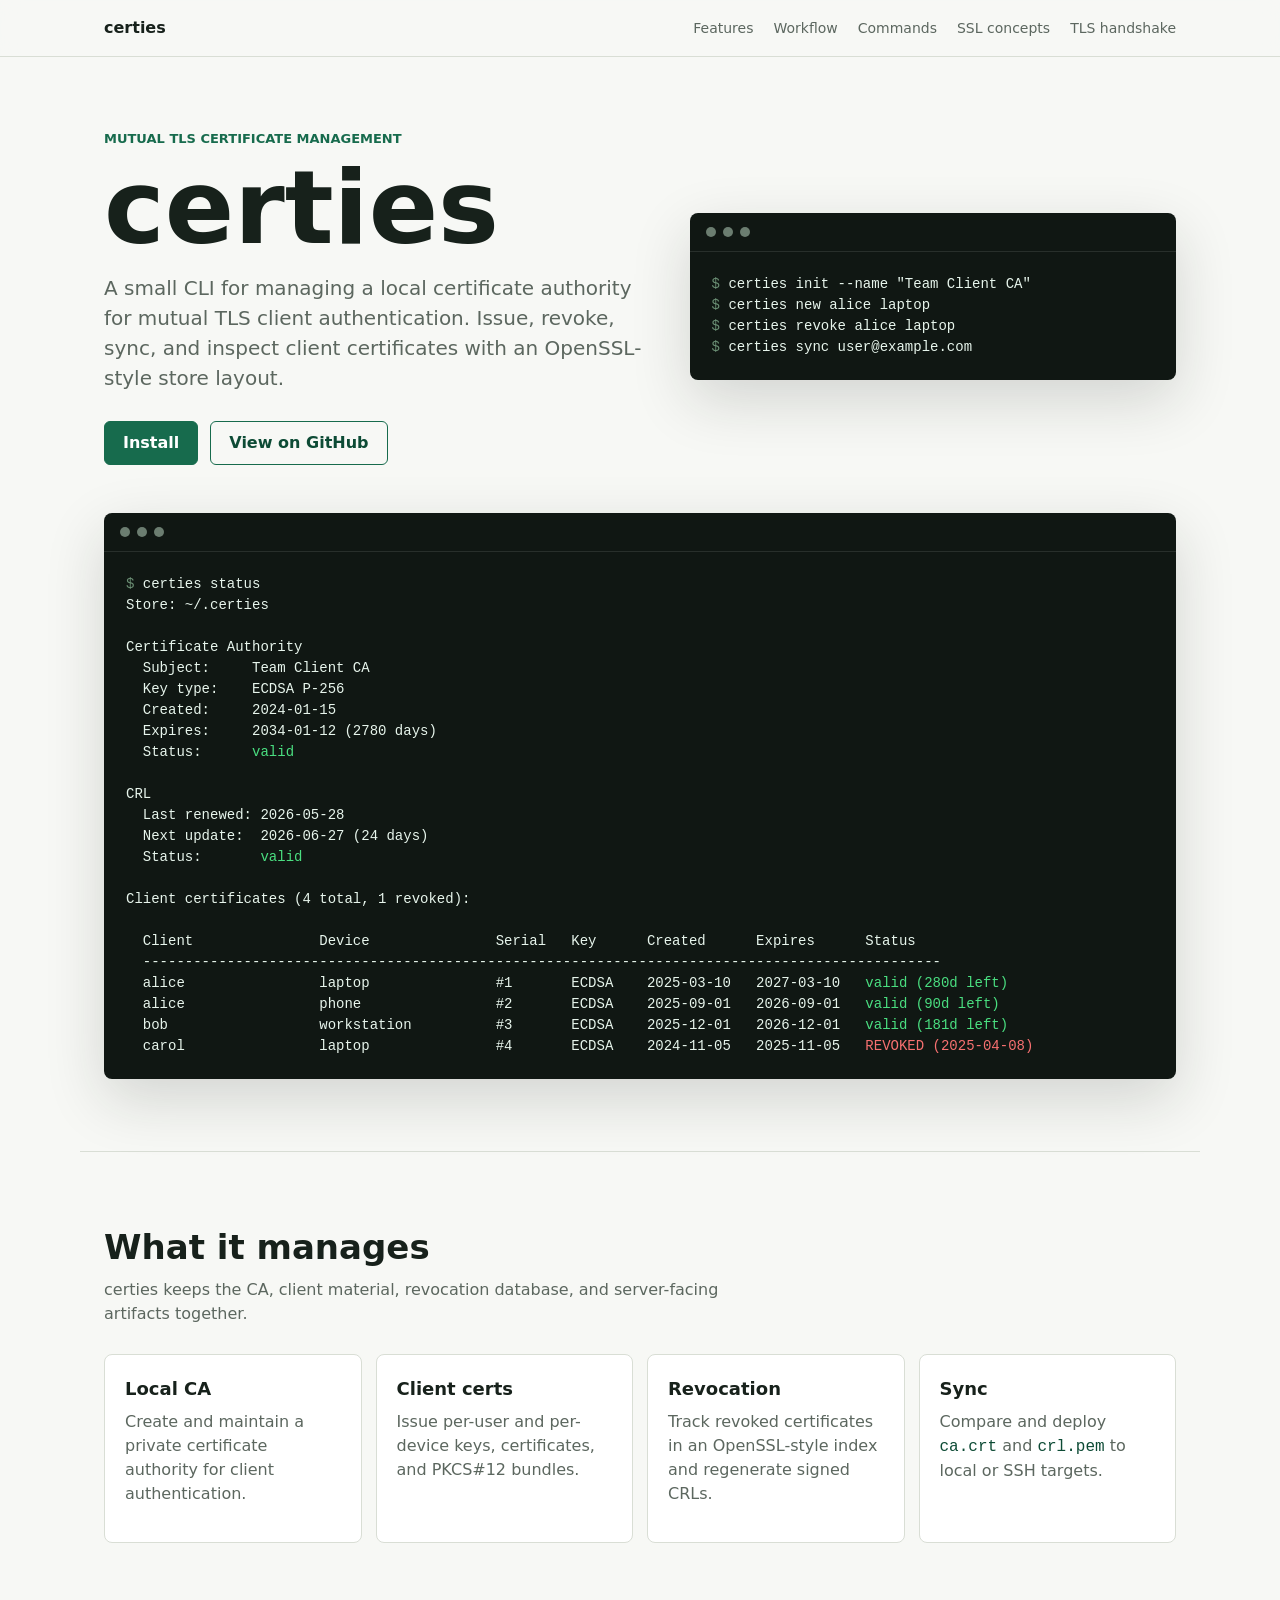
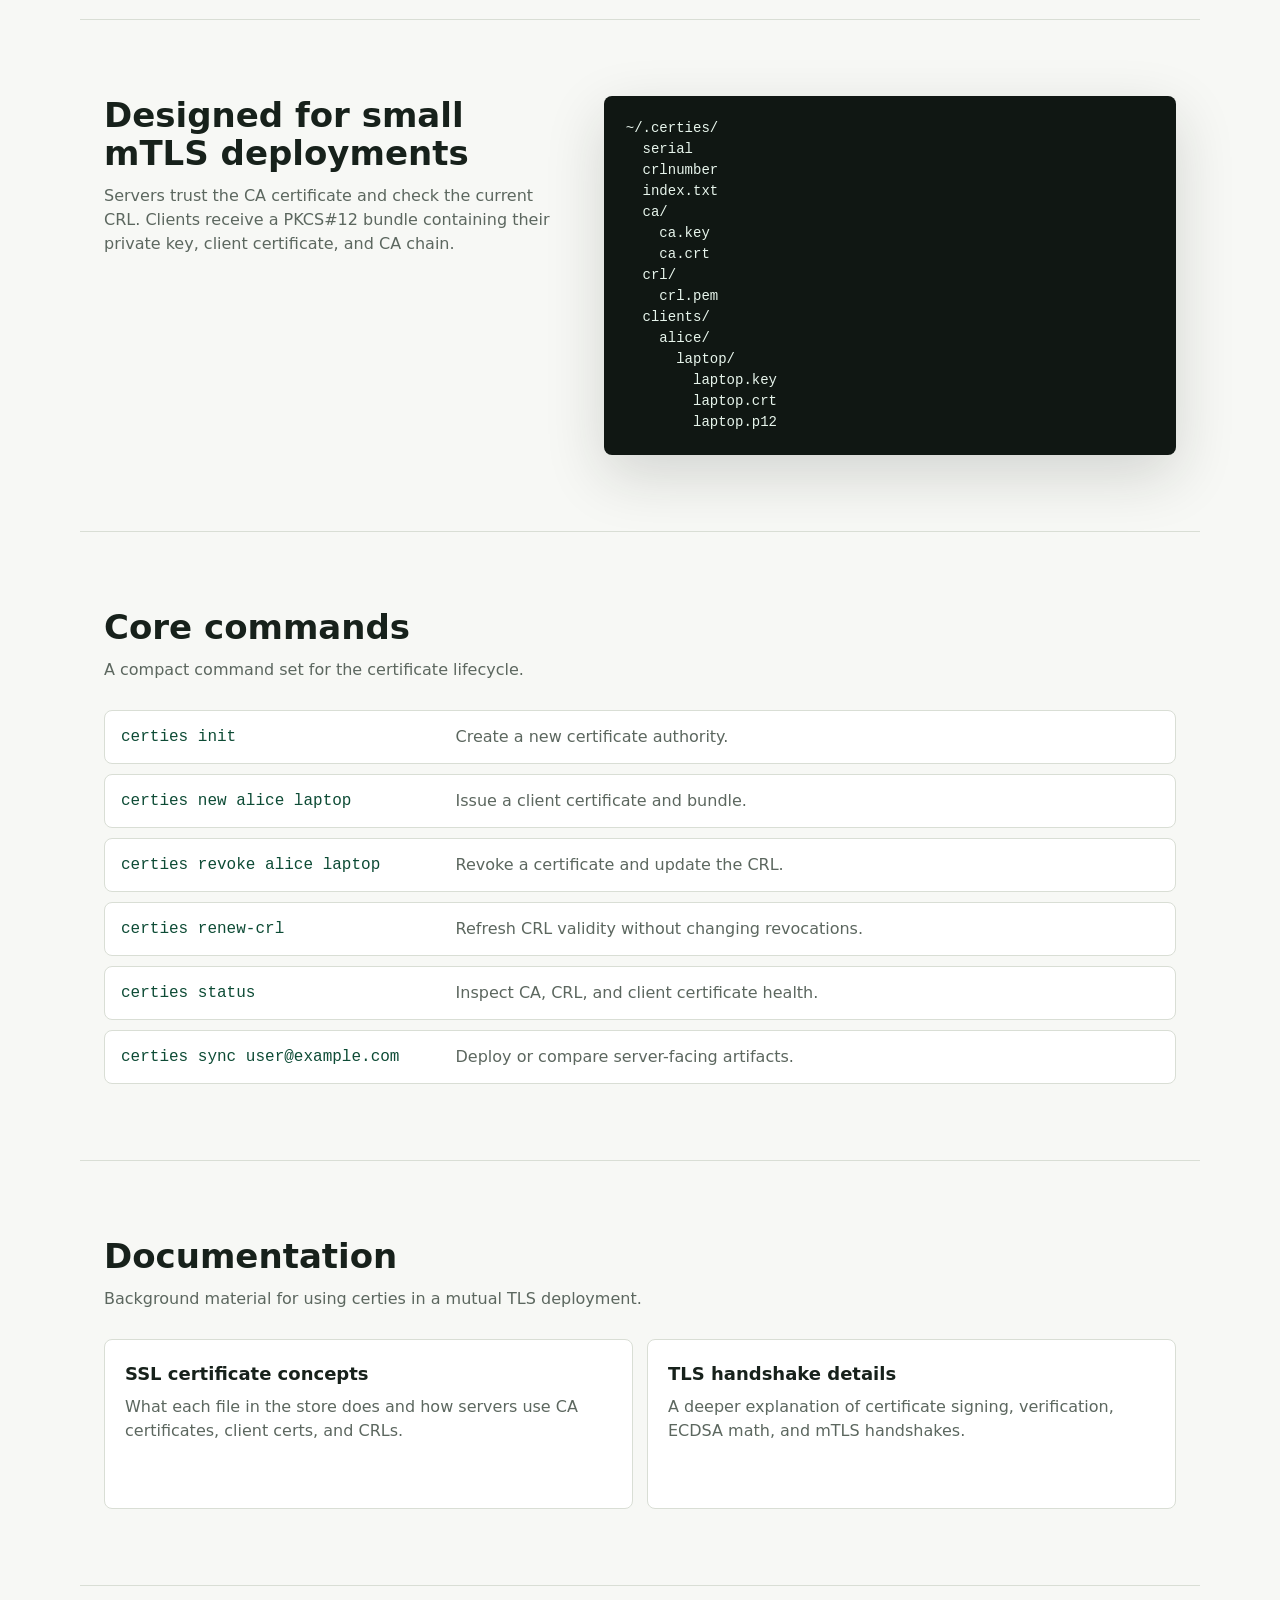
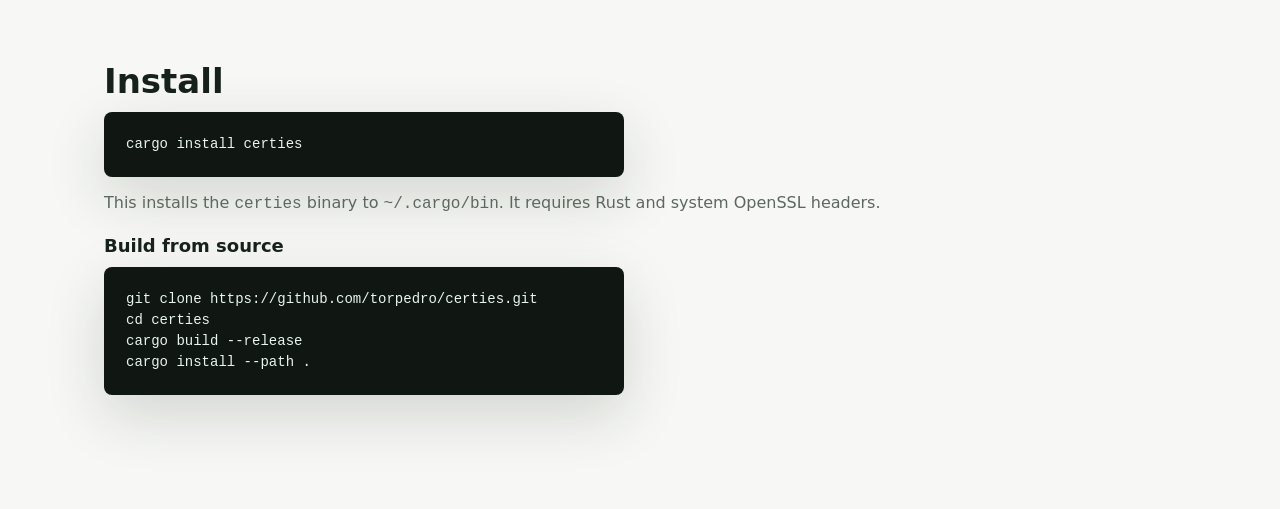
<file: docs/index.html>
<!doctype html>
<html lang="en">
<head>
  <meta charset="utf-8">
  <meta name="viewport" content="width=device-width, initial-scale=1">
  <title>certies</title>
  <meta name="description" content="A small Rust CLI for managing a local certificate authority for mutual TLS client authentication.">
  <link rel="stylesheet" href="styles.css">
</head>
<body>
  <header class="site-header">
    <nav class="nav" aria-label="Primary">
      <a class="brand" href="#top">certies</a>
      <div class="nav-links">
        <a href="#features">Features</a>
        <a href="#workflow">Workflow</a>
        <a href="#commands">Commands</a>
        <a href="ssl.html">SSL concepts</a>
        <a href="tls-handshake.html">TLS handshake</a>
      </div>
    </nav>
  </header>

  <main id="top">
    <section class="hero">
      <div class="hero-copy">
        <p class="eyebrow">Mutual TLS certificate management</p>
        <h1>certies</h1>
        <p class="lead">
          A small CLI for managing a local certificate authority for mutual TLS client authentication.
          Issue, revoke, sync, and inspect client certificates with an OpenSSL-style store layout.
        </p>
        <div class="actions">
          <a class="button primary" href="#install">Install</a>
          <a class="button secondary" href="https://github.com/torpedro/certies">View on GitHub</a>
        </div>
      </div>
      <div class="terminal hero-commands" aria-label="Example certies commands">
        <div class="terminal-bar">
          <span></span><span></span><span></span>
        </div>
        <pre><code><span class="term-prompt">$</span> certies init --name "Team Client CA"
<span class="term-prompt">$</span> certies new alice laptop
<span class="term-prompt">$</span> certies revoke alice laptop
<span class="term-prompt">$</span> certies sync user@example.com</code></pre>
      </div>
      <div class="terminal hero-status" aria-label="Example certies status output">
        <div class="terminal-bar">
          <span></span><span></span><span></span>
        </div>
        <pre><code><span class="term-prompt">$</span> certies status
Store: ~/.certies

Certificate Authority
  Subject:     Team Client CA
  Key type:    ECDSA P-256
  Created:     2024-01-15
  Expires:     2034-01-12 (2780 days)
  Status:      <span class="term-green">valid</span>

CRL
  Last renewed: 2026-05-28
  Next update:  2026-06-27 (24 days)
  Status:       <span class="term-green">valid</span>

Client certificates (4 total, 1 revoked):

  Client               Device               Serial   Key      Created      Expires      Status
  -----------------------------------------------------------------------------------------------
  alice                laptop               #1       ECDSA    2025-03-10   2027-03-10   <span class="term-green">valid (280d left)</span>
  alice                phone                #2       ECDSA    2025-09-01   2026-09-01   <span class="term-green">valid (90d left)</span>
  bob                  workstation          #3       ECDSA    2025-12-01   2026-12-01   <span class="term-green">valid (181d left)</span>
  carol                laptop               #4       ECDSA    2024-11-05   2025-11-05   <span class="term-red">REVOKED (2025-04-08)</span></code></pre>
      </div>
    </section>

    <section id="features" class="section">
      <div class="section-heading">
        <h2>What it manages</h2>
        <p>certies keeps the CA, client material, revocation database, and server-facing artifacts together.</p>
      </div>
      <div class="feature-grid">
        <article class="feature">
          <h3>Local CA</h3>
          <p>Create and maintain a private certificate authority for client authentication.</p>
        </article>
        <article class="feature">
          <h3>Client certs</h3>
          <p>Issue per-user and per-device keys, certificates, and PKCS#12 bundles.</p>
        </article>
        <article class="feature">
          <h3>Revocation</h3>
          <p>Track revoked certificates in an OpenSSL-style index and regenerate signed CRLs.</p>
        </article>
        <article class="feature">
          <h3>Sync</h3>
          <p>Compare and deploy <code>ca.crt</code> and <code>crl.pem</code> to local or SSH targets.</p>
        </article>
      </div>
    </section>

    <section id="workflow" class="section split">
      <div>
        <h2>Designed for small mTLS deployments</h2>
        <p>
          Servers trust the CA certificate and check the current CRL. Clients receive a PKCS#12 bundle
          containing their private key, client certificate, and CA chain.
        </p>
      </div>
      <div class="store-layout">
        <pre><code>~/.certies/
  serial
  crlnumber
  index.txt
  ca/
    ca.key
    ca.crt
  crl/
    crl.pem
  clients/
    alice/
      laptop/
        laptop.key
        laptop.crt
        laptop.p12</code></pre>
      </div>
    </section>

    <section id="commands" class="section">
      <div class="section-heading">
        <h2>Core commands</h2>
        <p>A compact command set for the certificate lifecycle.</p>
      </div>
      <div class="command-list">
        <div><code>certies init</code><span>Create a new certificate authority.</span></div>
        <div><code>certies new alice laptop</code><span>Issue a client certificate and bundle.</span></div>
        <div><code>certies revoke alice laptop</code><span>Revoke a certificate and update the CRL.</span></div>
        <div><code>certies renew-crl</code><span>Refresh CRL validity without changing revocations.</span></div>
        <div><code>certies status</code><span>Inspect CA, CRL, and client certificate health.</span></div>
        <div><code>certies sync user@example.com</code><span>Deploy or compare server-facing artifacts.</span></div>
      </div>
    </section>

    <section class="section">
      <div class="section-heading">
        <h2>Documentation</h2>
        <p>Background material for using certies in a mutual TLS deployment.</p>
      </div>
      <div class="feature-grid docs-grid">
        <article class="feature">
          <h3><a href="ssl.html">SSL certificate concepts</a></h3>
          <p>What each file in the store does and how servers use CA certificates, client certs, and CRLs.</p>
        </article>
        <article class="feature">
          <h3><a href="tls-handshake.html">TLS handshake details</a></h3>
          <p>A deeper explanation of certificate signing, verification, ECDSA math, and mTLS handshakes.</p>
        </article>
      </div>
    </section>

    <section id="install" class="section install">
      <h2>Install</h2>
      <pre><code>cargo install certies</code></pre>
      <p>This installs the <code>certies</code> binary to <code>~/.cargo/bin</code>. It requires Rust and system OpenSSL headers.</p>
      <h3>Build from source</h3>
      <pre><code>git clone https://github.com/torpedro/certies.git
cd certies
cargo build --release
cargo install --path .</code></pre>
    </section>
  </main>
</body>
</html>
</file>
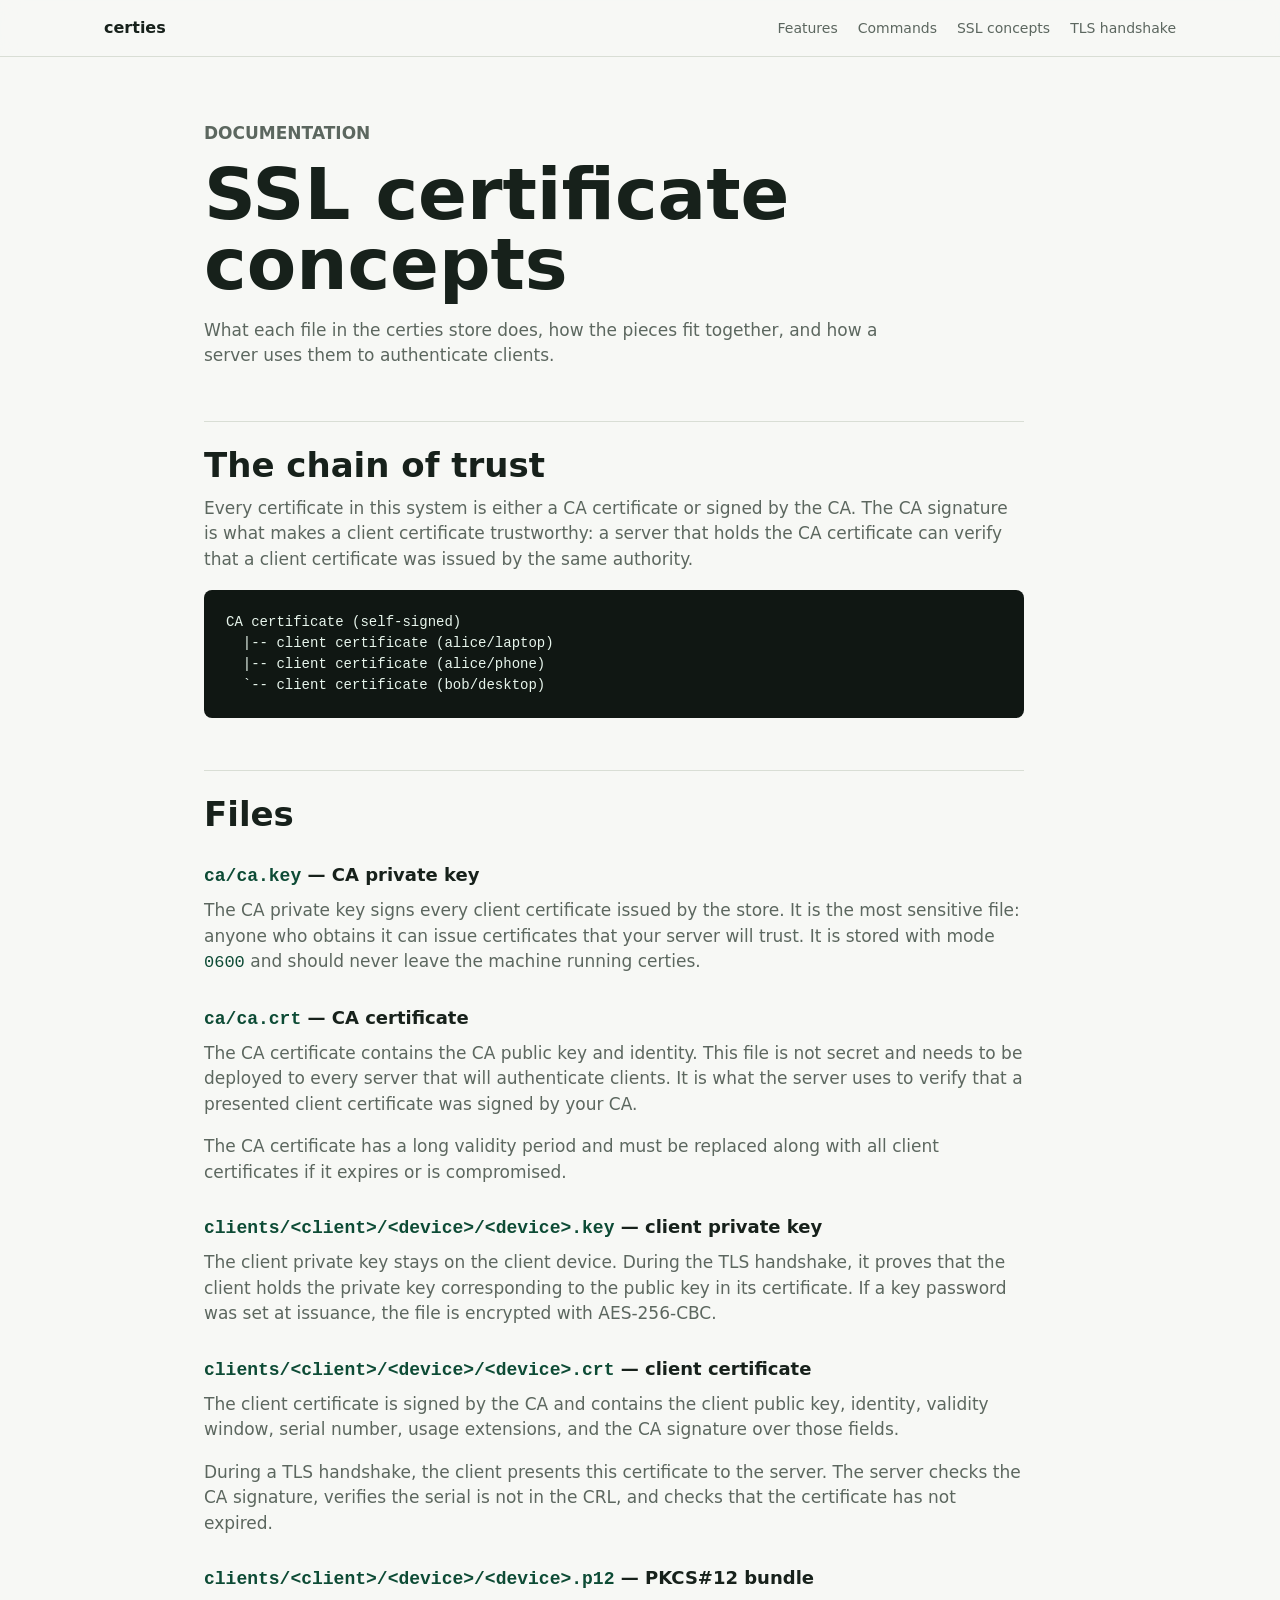
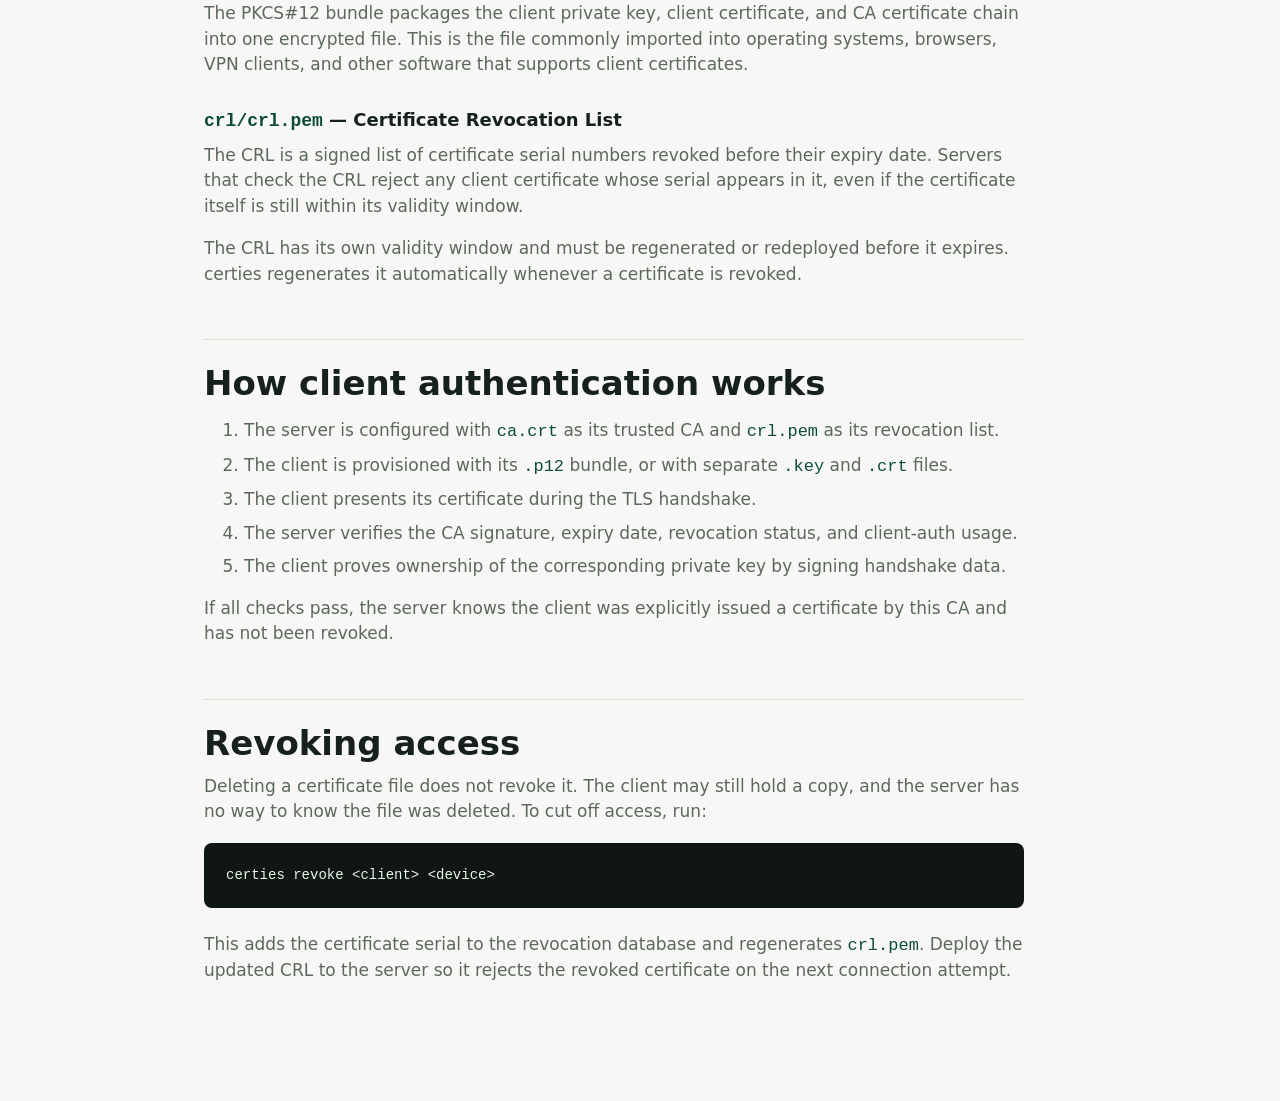
<file: docs/ssl.html>
<!doctype html>
<html lang="en">
<head>
  <meta charset="utf-8">
  <meta name="viewport" content="width=device-width, initial-scale=1">
  <title>SSL certificate concepts | certies</title>
  <meta name="description" content="How certies CA certificates, client certificates, private keys, PKCS#12 bundles, and CRLs fit together.">
  <link rel="stylesheet" href="styles.css">
</head>
<body>
  <header class="site-header">
    <nav class="nav" aria-label="Primary">
      <a class="brand" href="index.html">certies</a>
      <div class="nav-links">
        <a href="index.html#features">Features</a>
        <a href="index.html#commands">Commands</a>
        <a href="ssl.html">SSL concepts</a>
        <a href="tls-handshake.html">TLS handshake</a>
      </div>
    </nav>
  </header>

  <main class="article-shell">
    <article class="article">
      <p class="eyebrow">Documentation</p>
      <h1>SSL certificate concepts</h1>
      <p class="lead">What each file in the certies store does, how the pieces fit together, and how a server uses them to authenticate clients.</p>

      <h2>The chain of trust</h2>
      <p>Every certificate in this system is either a CA certificate or signed by the CA. The CA signature is what makes a client certificate trustworthy: a server that holds the CA certificate can verify that a client certificate was issued by the same authority.</p>
      <pre><code>CA certificate (self-signed)
  |-- client certificate (alice/laptop)
  |-- client certificate (alice/phone)
  `-- client certificate (bob/desktop)</code></pre>

      <h2>Files</h2>

      <h3><code>ca/ca.key</code> — CA private key</h3>
      <p>The CA private key signs every client certificate issued by the store. It is the most sensitive file: anyone who obtains it can issue certificates that your server will trust. It is stored with mode <code>0600</code> and should never leave the machine running certies.</p>

      <h3><code>ca/ca.crt</code> — CA certificate</h3>
      <p>The CA certificate contains the CA public key and identity. This file is not secret and needs to be deployed to every server that will authenticate clients. It is what the server uses to verify that a presented client certificate was signed by your CA.</p>
      <p>The CA certificate has a long validity period and must be replaced along with all client certificates if it expires or is compromised.</p>

      <h3><code>clients/&lt;client&gt;/&lt;device&gt;/&lt;device&gt;.key</code> — client private key</h3>
      <p>The client private key stays on the client device. During the TLS handshake, it proves that the client holds the private key corresponding to the public key in its certificate. If a key password was set at issuance, the file is encrypted with AES-256-CBC.</p>

      <h3><code>clients/&lt;client&gt;/&lt;device&gt;/&lt;device&gt;.crt</code> — client certificate</h3>
      <p>The client certificate is signed by the CA and contains the client public key, identity, validity window, serial number, usage extensions, and the CA signature over those fields.</p>
      <p>During a TLS handshake, the client presents this certificate to the server. The server checks the CA signature, verifies the serial is not in the CRL, and checks that the certificate has not expired.</p>

      <h3><code>clients/&lt;client&gt;/&lt;device&gt;/&lt;device&gt;.p12</code> — PKCS#12 bundle</h3>
      <p>The PKCS#12 bundle packages the client private key, client certificate, and CA certificate chain into one encrypted file. This is the file commonly imported into operating systems, browsers, VPN clients, and other software that supports client certificates.</p>

      <h3><code>crl/crl.pem</code> — Certificate Revocation List</h3>
      <p>The CRL is a signed list of certificate serial numbers revoked before their expiry date. Servers that check the CRL reject any client certificate whose serial appears in it, even if the certificate itself is still within its validity window.</p>
      <p>The CRL has its own validity window and must be regenerated or redeployed before it expires. certies regenerates it automatically whenever a certificate is revoked.</p>

      <h2>How client authentication works</h2>
      <ol>
        <li>The server is configured with <code>ca.crt</code> as its trusted CA and <code>crl.pem</code> as its revocation list.</li>
        <li>The client is provisioned with its <code>.p12</code> bundle, or with separate <code>.key</code> and <code>.crt</code> files.</li>
        <li>The client presents its certificate during the TLS handshake.</li>
        <li>The server verifies the CA signature, expiry date, revocation status, and client-auth usage.</li>
        <li>The client proves ownership of the corresponding private key by signing handshake data.</li>
      </ol>
      <p>If all checks pass, the server knows the client was explicitly issued a certificate by this CA and has not been revoked.</p>

      <h2>Revoking access</h2>
      <p>Deleting a certificate file does not revoke it. The client may still hold a copy, and the server has no way to know the file was deleted. To cut off access, run:</p>
      <pre><code>certies revoke &lt;client&gt; &lt;device&gt;</code></pre>
      <p>This adds the certificate serial to the revocation database and regenerates <code>crl.pem</code>. Deploy the updated CRL to the server so it rejects the revoked certificate on the next connection attempt.</p>
    </article>
  </main>
</body>
</html>
</file>
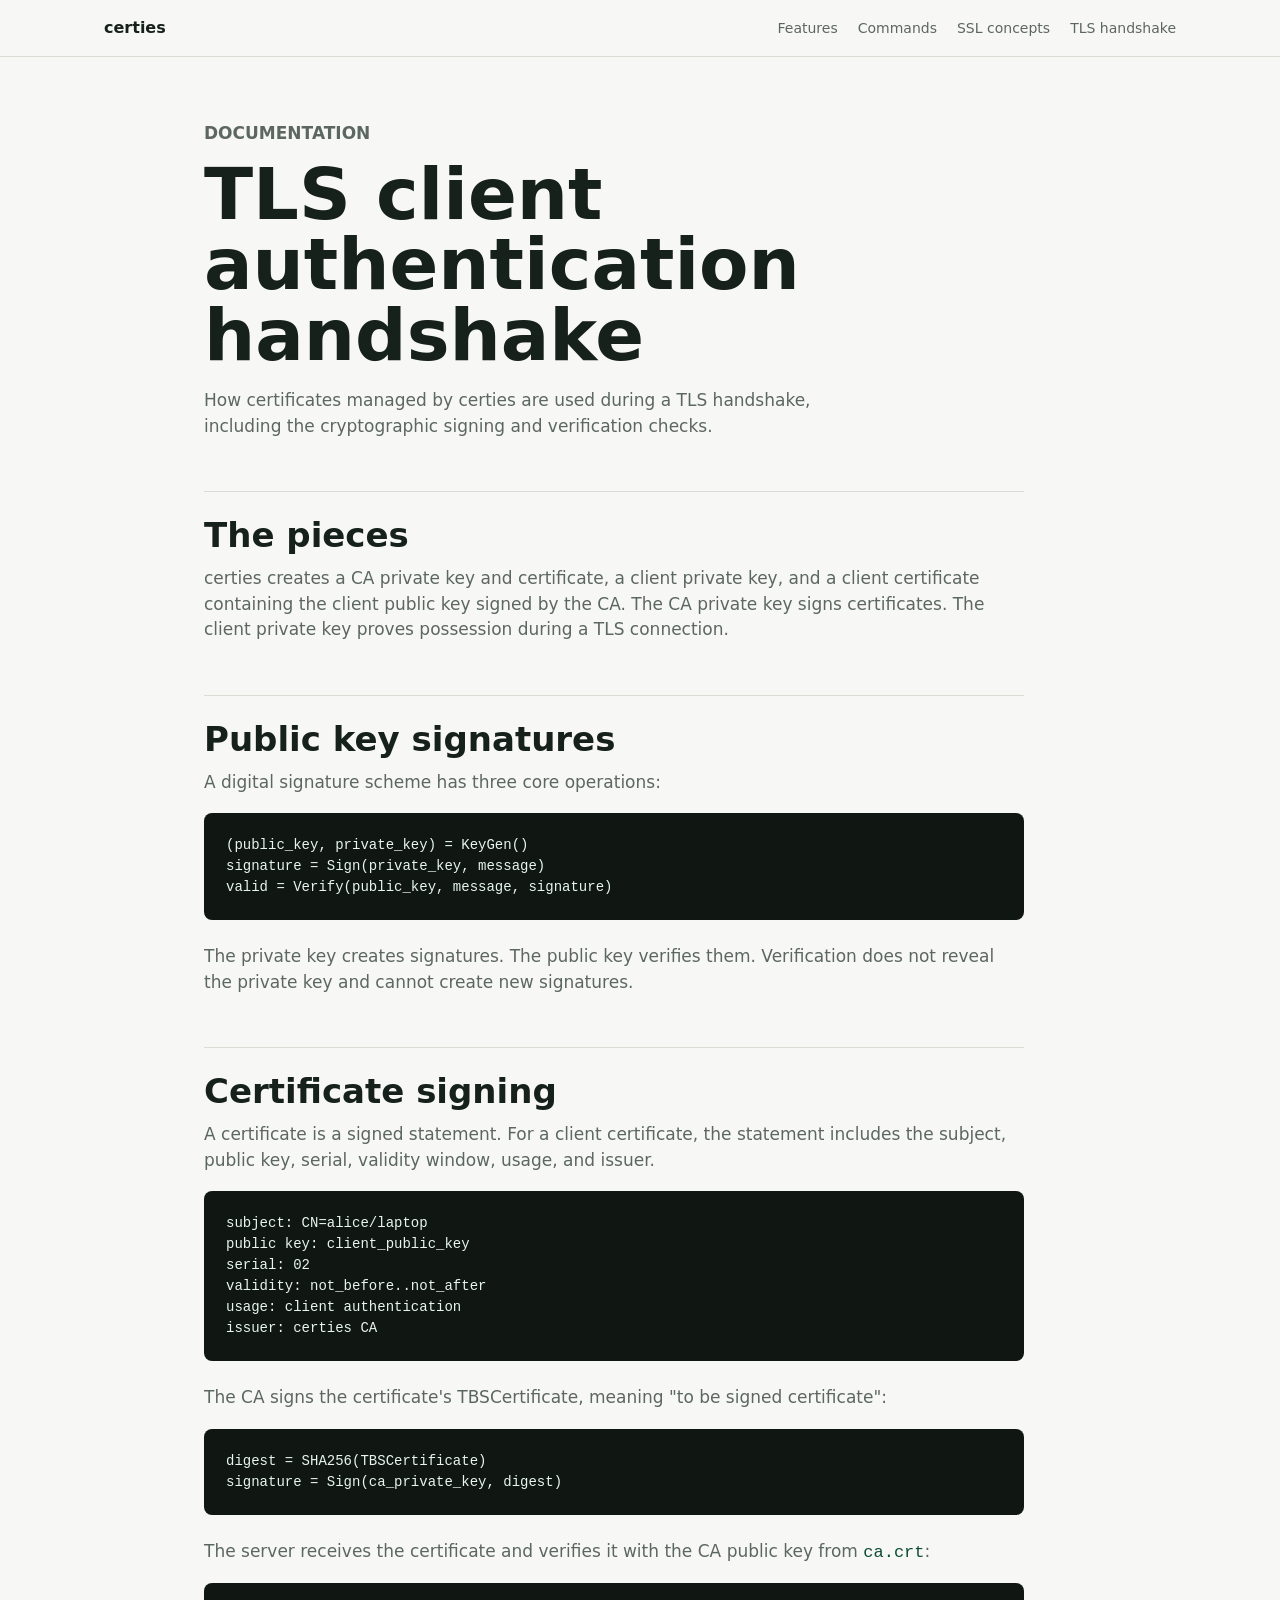
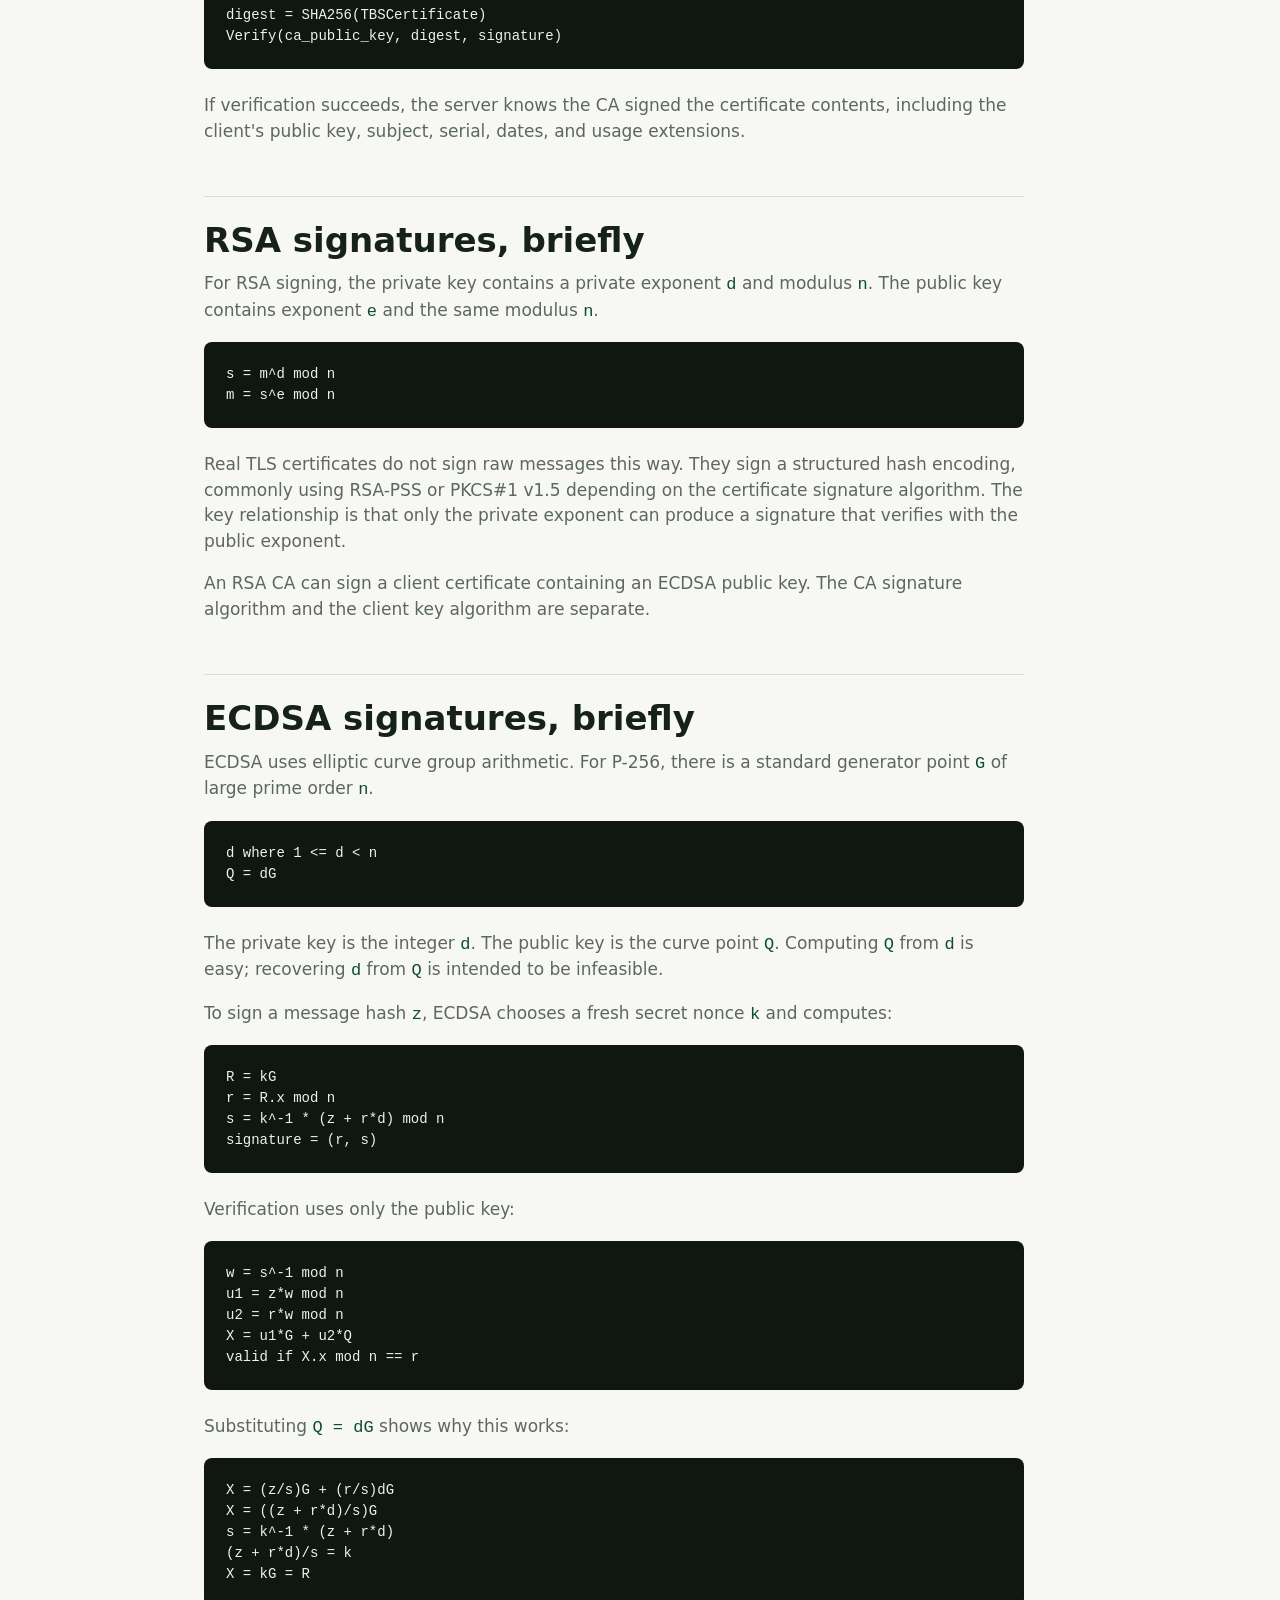
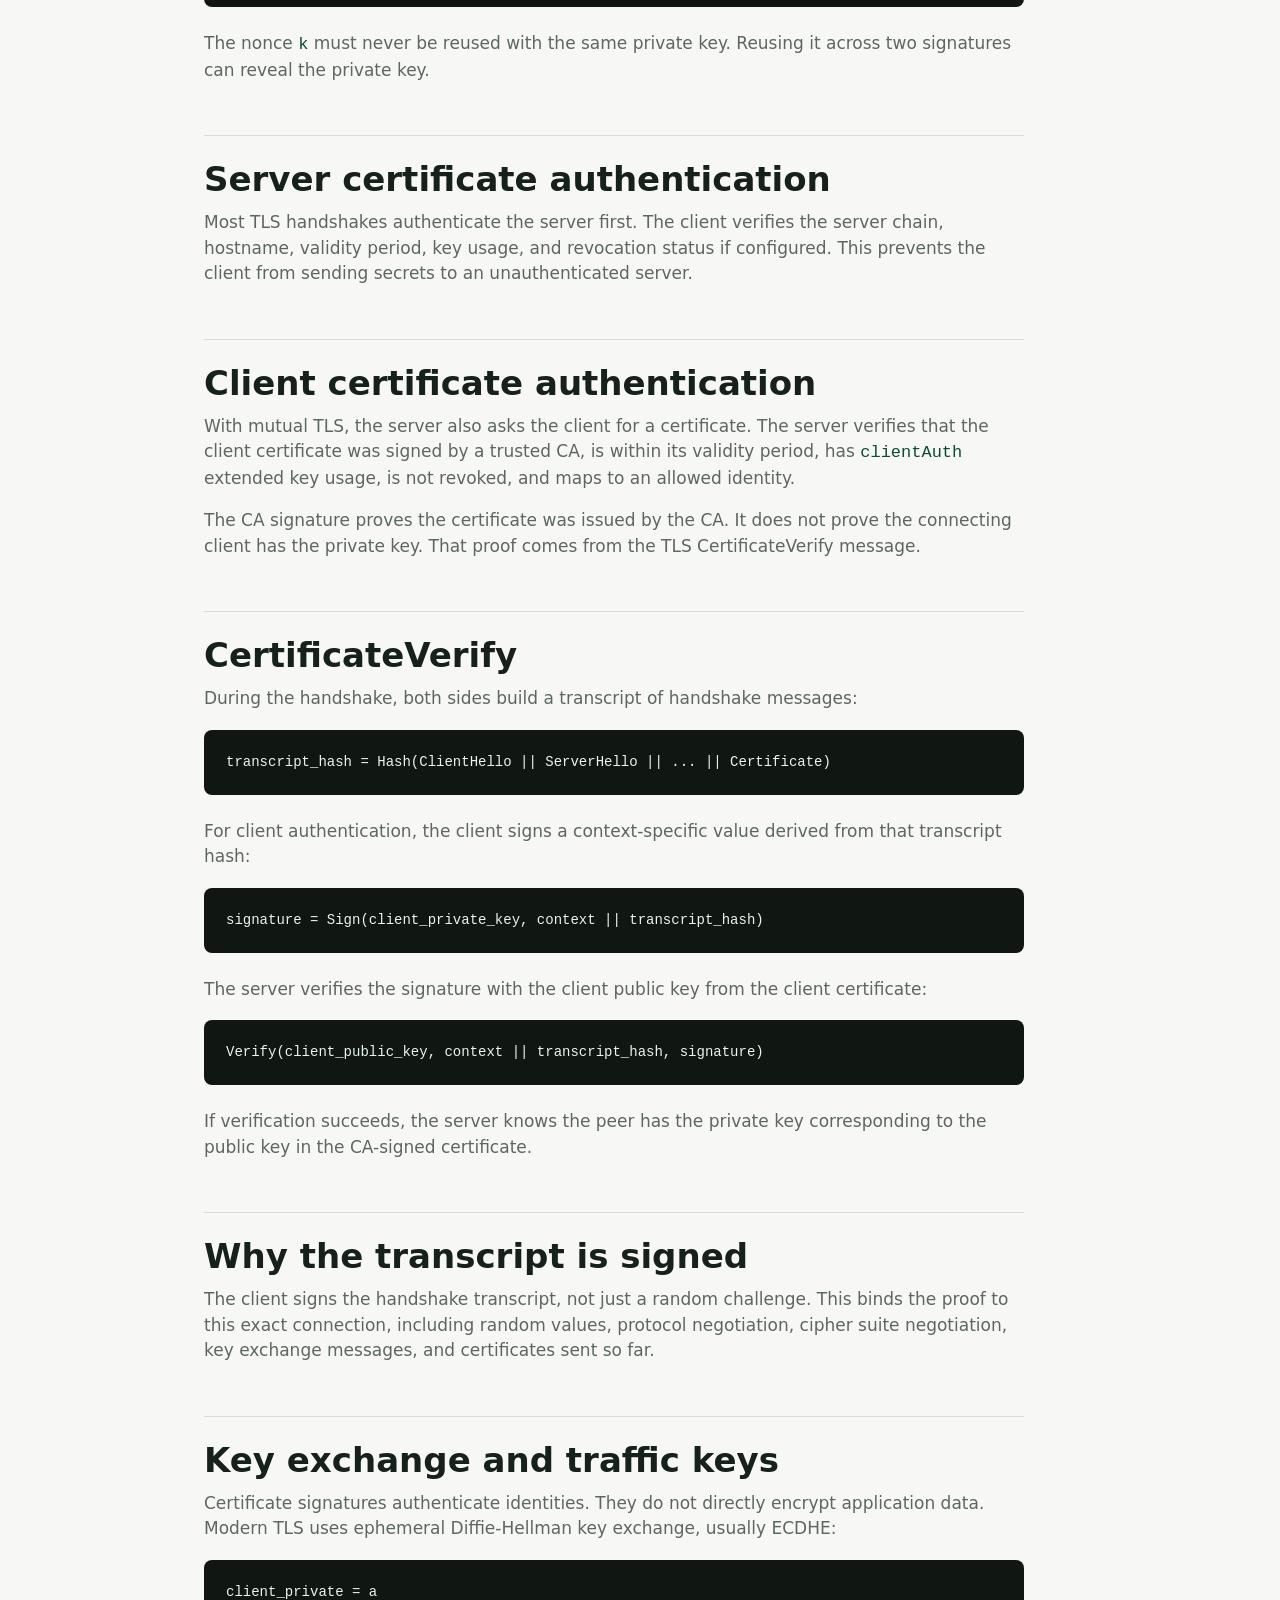
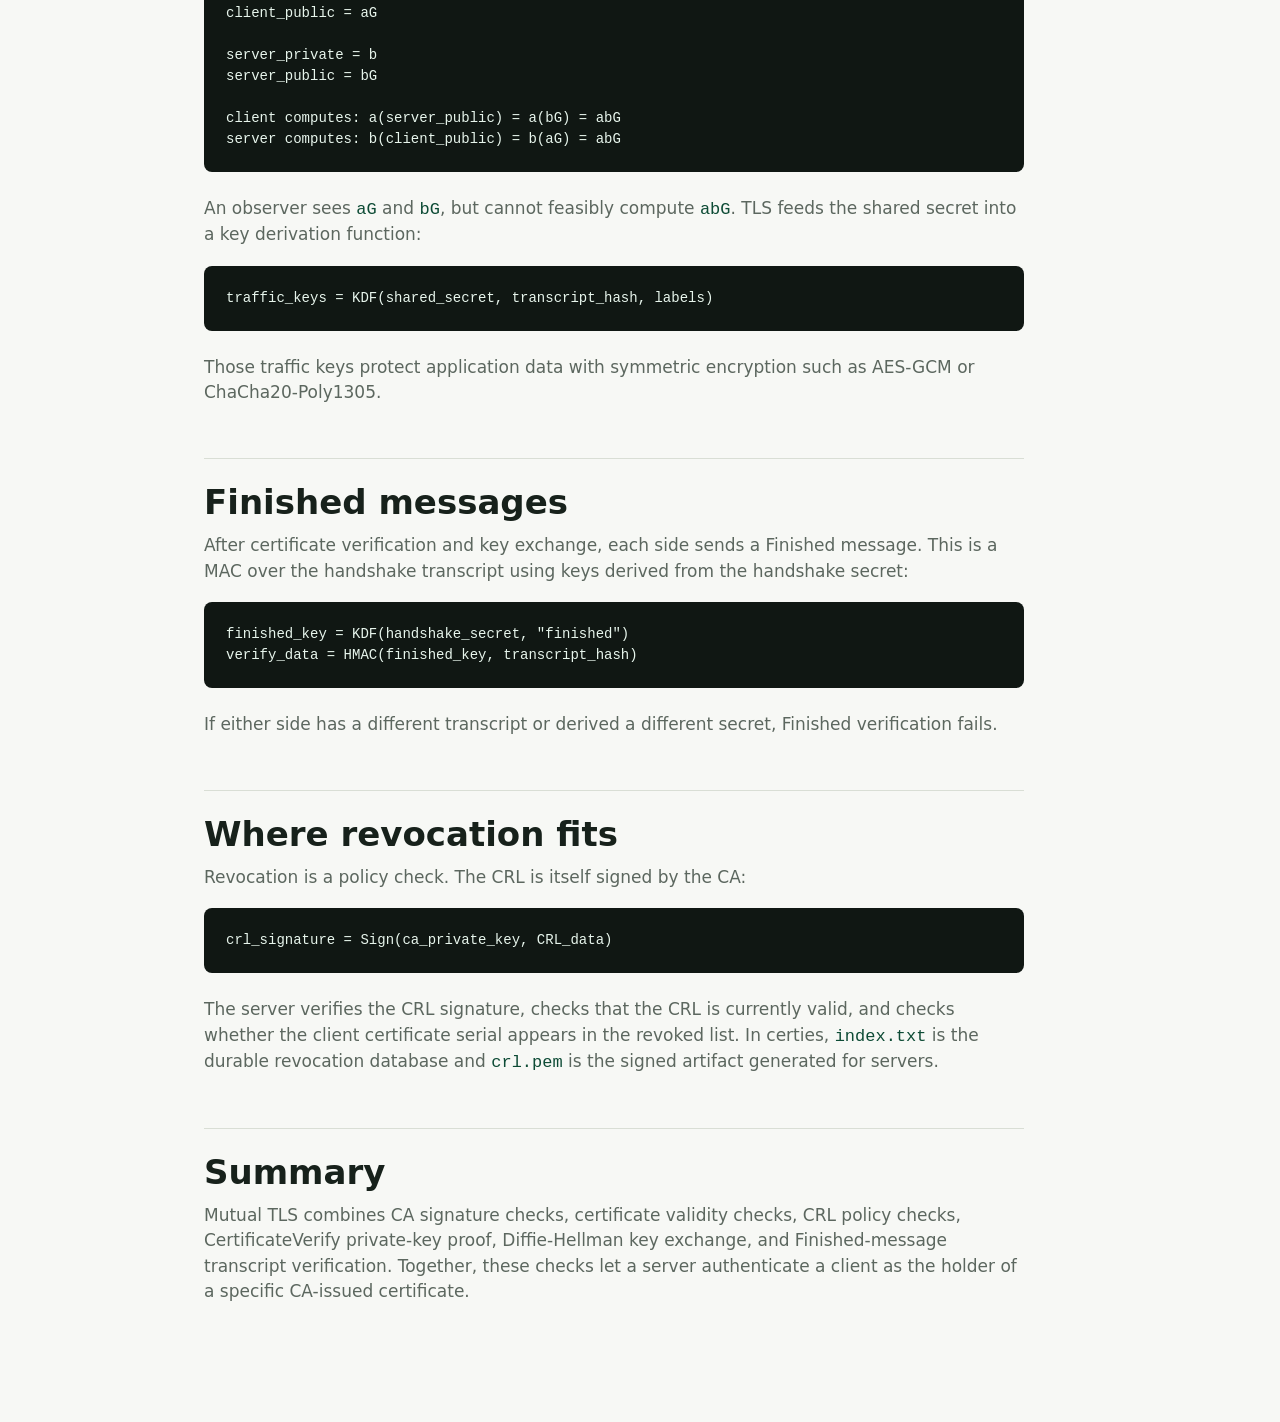
<file: docs/tls-handshake.html>
<!doctype html>
<html lang="en">
<head>
  <meta charset="utf-8">
  <meta name="viewport" content="width=device-width, initial-scale=1">
  <title>TLS client authentication handshake | certies</title>
  <meta name="description" content="How certificate signing, verification, ECDSA math, CertificateVerify, ECDHE, and CRLs work in mutual TLS.">
  <link rel="stylesheet" href="styles.css">
</head>
<body>
  <header class="site-header">
    <nav class="nav" aria-label="Primary">
      <a class="brand" href="index.html">certies</a>
      <div class="nav-links">
        <a href="index.html#features">Features</a>
        <a href="index.html#commands">Commands</a>
        <a href="ssl.html">SSL concepts</a>
        <a href="tls-handshake.html">TLS handshake</a>
      </div>
    </nav>
  </header>

  <main class="article-shell">
    <article class="article">
      <p class="eyebrow">Documentation</p>
      <h1>TLS client authentication handshake</h1>
      <p class="lead">How certificates managed by certies are used during a TLS handshake, including the cryptographic signing and verification checks.</p>

      <h2>The pieces</h2>
      <p>certies creates a CA private key and certificate, a client private key, and a client certificate containing the client public key signed by the CA. The CA private key signs certificates. The client private key proves possession during a TLS connection.</p>

      <h2>Public key signatures</h2>
      <p>A digital signature scheme has three core operations:</p>
      <pre><code>(public_key, private_key) = KeyGen()
signature = Sign(private_key, message)
valid = Verify(public_key, message, signature)</code></pre>
      <p>The private key creates signatures. The public key verifies them. Verification does not reveal the private key and cannot create new signatures.</p>

      <h2>Certificate signing</h2>
      <p>A certificate is a signed statement. For a client certificate, the statement includes the subject, public key, serial, validity window, usage, and issuer.</p>
      <pre><code>subject: CN=alice/laptop
public key: client_public_key
serial: 02
validity: not_before..not_after
usage: client authentication
issuer: certies CA</code></pre>
      <p>The CA signs the certificate's TBSCertificate, meaning "to be signed certificate":</p>
      <pre><code>digest = SHA256(TBSCertificate)
signature = Sign(ca_private_key, digest)</code></pre>
      <p>The server receives the certificate and verifies it with the CA public key from <code>ca.crt</code>:</p>
      <pre><code>digest = SHA256(TBSCertificate)
Verify(ca_public_key, digest, signature)</code></pre>
      <p>If verification succeeds, the server knows the CA signed the certificate contents, including the client's public key, subject, serial, dates, and usage extensions.</p>

      <h2>RSA signatures, briefly</h2>
      <p>For RSA signing, the private key contains a private exponent <code>d</code> and modulus <code>n</code>. The public key contains exponent <code>e</code> and the same modulus <code>n</code>.</p>
      <pre><code>s = m^d mod n
m = s^e mod n</code></pre>
      <p>Real TLS certificates do not sign raw messages this way. They sign a structured hash encoding, commonly using RSA-PSS or PKCS#1 v1.5 depending on the certificate signature algorithm. The key relationship is that only the private exponent can produce a signature that verifies with the public exponent.</p>
      <p>An RSA CA can sign a client certificate containing an ECDSA public key. The CA signature algorithm and the client key algorithm are separate.</p>

      <h2>ECDSA signatures, briefly</h2>
      <p>ECDSA uses elliptic curve group arithmetic. For P-256, there is a standard generator point <code>G</code> of large prime order <code>n</code>.</p>
      <pre><code>d where 1 &lt;= d &lt; n
Q = dG</code></pre>
      <p>The private key is the integer <code>d</code>. The public key is the curve point <code>Q</code>. Computing <code>Q</code> from <code>d</code> is easy; recovering <code>d</code> from <code>Q</code> is intended to be infeasible.</p>
      <p>To sign a message hash <code>z</code>, ECDSA chooses a fresh secret nonce <code>k</code> and computes:</p>
      <pre><code>R = kG
r = R.x mod n
s = k^-1 * (z + r*d) mod n
signature = (r, s)</code></pre>
      <p>Verification uses only the public key:</p>
      <pre><code>w = s^-1 mod n
u1 = z*w mod n
u2 = r*w mod n
X = u1*G + u2*Q
valid if X.x mod n == r</code></pre>
      <p>Substituting <code>Q = dG</code> shows why this works:</p>
      <pre><code>X = (z/s)G + (r/s)dG
X = ((z + r*d)/s)G
s = k^-1 * (z + r*d)
(z + r*d)/s = k
X = kG = R</code></pre>
      <p>The nonce <code>k</code> must never be reused with the same private key. Reusing it across two signatures can reveal the private key.</p>

      <h2>Server certificate authentication</h2>
      <p>Most TLS handshakes authenticate the server first. The client verifies the server chain, hostname, validity period, key usage, and revocation status if configured. This prevents the client from sending secrets to an unauthenticated server.</p>

      <h2>Client certificate authentication</h2>
      <p>With mutual TLS, the server also asks the client for a certificate. The server verifies that the client certificate was signed by a trusted CA, is within its validity period, has <code>clientAuth</code> extended key usage, is not revoked, and maps to an allowed identity.</p>
      <p>The CA signature proves the certificate was issued by the CA. It does not prove the connecting client has the private key. That proof comes from the TLS CertificateVerify message.</p>

      <h2>CertificateVerify</h2>
      <p>During the handshake, both sides build a transcript of handshake messages:</p>
      <pre><code>transcript_hash = Hash(ClientHello || ServerHello || ... || Certificate)</code></pre>
      <p>For client authentication, the client signs a context-specific value derived from that transcript hash:</p>
      <pre><code>signature = Sign(client_private_key, context || transcript_hash)</code></pre>
      <p>The server verifies the signature with the client public key from the client certificate:</p>
      <pre><code>Verify(client_public_key, context || transcript_hash, signature)</code></pre>
      <p>If verification succeeds, the server knows the peer has the private key corresponding to the public key in the CA-signed certificate.</p>

      <h2>Why the transcript is signed</h2>
      <p>The client signs the handshake transcript, not just a random challenge. This binds the proof to this exact connection, including random values, protocol negotiation, cipher suite negotiation, key exchange messages, and certificates sent so far.</p>

      <h2>Key exchange and traffic keys</h2>
      <p>Certificate signatures authenticate identities. They do not directly encrypt application data. Modern TLS uses ephemeral Diffie-Hellman key exchange, usually ECDHE:</p>
      <pre><code>client_private = a
client_public = aG

server_private = b
server_public = bG

client computes: a(server_public) = a(bG) = abG
server computes: b(client_public) = b(aG) = abG</code></pre>
      <p>An observer sees <code>aG</code> and <code>bG</code>, but cannot feasibly compute <code>abG</code>. TLS feeds the shared secret into a key derivation function:</p>
      <pre><code>traffic_keys = KDF(shared_secret, transcript_hash, labels)</code></pre>
      <p>Those traffic keys protect application data with symmetric encryption such as AES-GCM or ChaCha20-Poly1305.</p>

      <h2>Finished messages</h2>
      <p>After certificate verification and key exchange, each side sends a Finished message. This is a MAC over the handshake transcript using keys derived from the handshake secret:</p>
      <pre><code>finished_key = KDF(handshake_secret, "finished")
verify_data = HMAC(finished_key, transcript_hash)</code></pre>
      <p>If either side has a different transcript or derived a different secret, Finished verification fails.</p>

      <h2>Where revocation fits</h2>
      <p>Revocation is a policy check. The CRL is itself signed by the CA:</p>
      <pre><code>crl_signature = Sign(ca_private_key, CRL_data)</code></pre>
      <p>The server verifies the CRL signature, checks that the CRL is currently valid, and checks whether the client certificate serial appears in the revoked list. In certies, <code>index.txt</code> is the durable revocation database and <code>crl.pem</code> is the signed artifact generated for servers.</p>

      <h2>Summary</h2>
      <p>Mutual TLS combines CA signature checks, certificate validity checks, CRL policy checks, CertificateVerify private-key proof, Diffie-Hellman key exchange, and Finished-message transcript verification. Together, these checks let a server authenticate a client as the holder of a specific CA-issued certificate.</p>
    </article>
  </main>
</body>
</html>
</file>
<file: docs/styles.css>
:root {
  color-scheme: light;
  --bg: #f7f8f5;
  --text: #17211b;
  --muted: #5c675f;
  --line: #d9ded5;
  --panel: #ffffff;
  --accent: #176b4d;
  --accent-dark: #0d4b35;
  --code: #101713;
}

* {
  box-sizing: border-box;
}

html {
  scroll-behavior: smooth;
}

body {
  margin: 0;
  background: var(--bg);
  color: var(--text);
  font-family: Inter, ui-sans-serif, system-ui, -apple-system, BlinkMacSystemFont, "Segoe UI", sans-serif;
  line-height: 1.5;
}

a {
  color: inherit;
}

code,
pre {
  font-family: "SFMono-Regular", Consolas, "Liberation Mono", monospace;
}

.site-header {
  position: sticky;
  top: 0;
  z-index: 5;
  background: rgba(247, 248, 245, 0.9);
  border-bottom: 1px solid var(--line);
  backdrop-filter: blur(10px);
}

.nav {
  display: flex;
  align-items: center;
  justify-content: space-between;
  max-width: 1120px;
  margin: 0 auto;
  padding: 16px 24px;
}

.brand {
  font-weight: 750;
  text-decoration: none;
}

.nav-links {
  display: flex;
  gap: 20px;
  color: var(--muted);
  font-size: 14px;
}

.nav-links a {
  text-decoration: none;
}

.hero {
  display: grid;
  grid-template-columns: minmax(0, 1.05fr) minmax(320px, 0.95fr);
  gap: 48px;
  align-items: start;
  max-width: 1120px;
  min-height: calc(100vh - 70px);
  margin: 0 auto;
  padding: 72px 24px;
}

.hero-commands {
  align-self: center;
}

.hero-status {
  grid-column: 1 / 3;
}

.eyebrow {
  margin: 0 0 12px;
  color: var(--accent);
  font-size: 13px;
  font-weight: 750;
  text-transform: uppercase;
}

h1,
h2,
h3,
p {
  margin-top: 0;
}

h1 {
  margin-bottom: 18px;
  font-size: clamp(56px, 8vw, 104px);
  line-height: 0.92;
}

h2 {
  margin-bottom: 12px;
  font-size: 34px;
  line-height: 1.12;
}

h3 {
  margin-bottom: 8px;
  font-size: 18px;
}

.lead {
  max-width: 680px;
  color: var(--muted);
  font-size: 20px;
}

.actions {
  display: flex;
  flex-wrap: wrap;
  gap: 12px;
  margin-top: 28px;
}

.button {
  display: inline-flex;
  align-items: center;
  justify-content: center;
  min-height: 44px;
  padding: 0 18px;
  border: 1px solid var(--accent);
  border-radius: 6px;
  font-weight: 700;
  text-decoration: none;
}

.button.primary {
  background: var(--accent);
  color: #fff;
}

.button.secondary {
  color: var(--accent-dark);
}

.terminal,
.store-layout pre,
.install pre {
  overflow: hidden;
  border-radius: 8px;
  background: var(--code);
  color: #e7f5ec;
  box-shadow: 0 20px 60px rgba(23, 33, 27, 0.16);
}

.terminal-bar {
  display: flex;
  gap: 7px;
  padding: 14px 16px;
  border-bottom: 1px solid rgba(255, 255, 255, 0.1);
}

.terminal-bar span {
  width: 10px;
  height: 10px;
  border-radius: 50%;
  background: #6b7d70;
}

.terminal .term-green  { color: #4ade80; }
.terminal .term-red    { color: #f87171; }
.terminal .term-prompt { color: #6b8f74; }

pre {
  margin: 0;
  padding: 22px;
  overflow-x: auto;
  font-size: 14px;
}

.section {
  max-width: 1120px;
  margin: 0 auto;
  padding: 76px 24px;
  border-top: 1px solid var(--line);
}

.section-heading {
  max-width: 680px;
  margin-bottom: 28px;
}

.section-heading p,
.split p,
.install p {
  color: var(--muted);
}

.feature-grid {
  display: grid;
  grid-template-columns: repeat(4, minmax(0, 1fr));
  gap: 14px;
}

.feature {
  min-height: 170px;
  padding: 20px;
  border: 1px solid var(--line);
  border-radius: 8px;
  background: var(--panel);
}

.feature p {
  color: var(--muted);
}

.feature code,
.command-list code {
  color: var(--accent-dark);
}

.split {
  display: grid;
  grid-template-columns: minmax(0, 0.8fr) minmax(320px, 1fr);
  gap: 42px;
  align-items: start;
}

.command-list {
  display: grid;
  gap: 10px;
}

.command-list div {
  display: grid;
  grid-template-columns: minmax(260px, 0.45fr) minmax(0, 1fr);
  gap: 18px;
  align-items: center;
  padding: 14px 16px;
  border: 1px solid var(--line);
  border-radius: 8px;
  background: var(--panel);
}

.command-list span {
  color: var(--muted);
}

.install {
  padding-bottom: 100px;
}

.install pre {
  max-width: 520px;
  margin-bottom: 14px;
}

.docs-grid {
  grid-template-columns: repeat(2, minmax(0, 1fr));
}

.docs-grid a {
  color: var(--text);
  text-decoration: none;
}

.article-shell {
  max-width: 920px;
  margin: 0 auto;
  padding: 64px 24px 100px;
}

.article {
  max-width: 820px;
}

.article h1 {
  margin-bottom: 18px;
  font-size: clamp(42px, 7vw, 72px);
  line-height: 0.98;
}

.article h2 {
  margin-top: 52px;
  padding-top: 24px;
  border-top: 1px solid var(--line);
}

.article h3 {
  margin-top: 28px;
}

.article p,
.article li {
  color: var(--muted);
  font-size: 17px;
}

.article li + li {
  margin-top: 8px;
}

.article pre {
  margin: 18px 0 24px;
  border-radius: 8px;
  background: var(--code);
  color: #e7f5ec;
}

.article code {
  color: var(--accent-dark);
}

.article pre code {
  color: inherit;
}

@media (max-width: 820px) {
  .nav {
    align-items: flex-start;
    flex-direction: column;
    gap: 10px;
  }

  .hero,
  .split {
    grid-template-columns: 1fr;
  }

  .hero {
    min-height: auto;
    gap: 24px;
    padding-top: 48px;
    padding-bottom: 48px;
  }

  .hero-status {
    grid-column: auto;
  }

  .section {
    padding: 48px 20px;
  }

  .feature-grid {
    grid-template-columns: repeat(2, minmax(0, 1fr));
  }

  .docs-grid {
    grid-template-columns: 1fr;
  }

  .command-list div {
    grid-template-columns: 1fr;
    gap: 6px;
  }
}

@media (max-width: 560px) {
  .nav-links {
    flex-wrap: wrap;
    gap: 12px;
  }

  .feature-grid {
    grid-template-columns: 1fr;
  }

  h1 {
    font-size: 48px;
  }

  h2 {
    font-size: 26px;
  }

  .lead {
    font-size: 17px;
  }

  pre {
    font-size: 12px;
    padding: 16px;
  }
}
</file>
